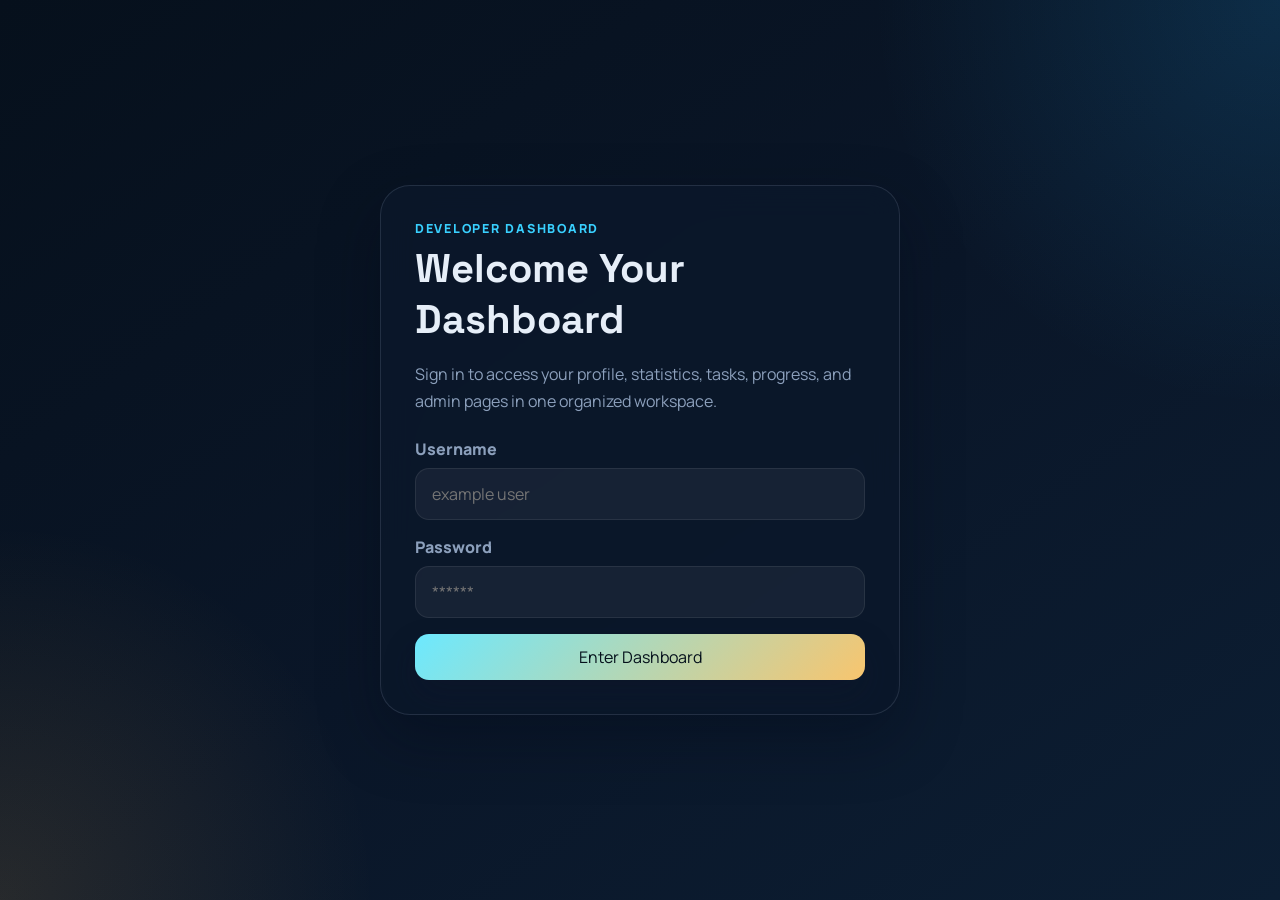
<file: index.html>
<!DOCTYPE html>
<html lang="en">
<head>
<meta charset="UTF-8">
<meta name="viewport" content="width=device-width, initial-scale=1.0">
<title>Developer Dashboard | Profile</title>
<link rel="stylesheet" href="style.css">
<script src="app.js" defer></script>
</head>
<body data-page="home">
<div class="layout">
    <aside class="sidebar">
        <div class="brand">
            <span class="brand-mark">DD</span>
            <div>
                <p class="brand-kicker">Workspace</p>
                <h1>Developer Dashboard</h1>
            </div>
        </div>

        <nav class="sidebar-nav" aria-label="Main menu">
            <a href="index.html" data-nav="home">Profile</a>
            <a href="statistics.html" data-nav="statistics">Statistics</a>
            <a href="tasks.html" data-nav="tasks">Tasks</a>
            <a href="progress.html" data-nav="progress">Progress</a>
            <a href="admin.html" data-nav="admin">Admin</a>
        </nav>

        <div class="sidebar-note">
            <p class="eyebrow">Status</p>
            <strong>Weekly goal tracking is active</strong>
            <span>Each page now presents its own content and dedicated actions.</span>
        </div>
    </aside>

    <div class="app-shell">
        <header class="topbar">
            <div>
                <p class="eyebrow">Profile area</p>
                <h2>Overview and personal card</h2>
            </div>
            <button id="logoutBtn" class="button ghost" type="button">Log Out</button>
        </header>

        <main class="page">
            <section class="hero-panel cinematic-hero">
                <div class="hero-copy">
                    <p class="eyebrow">Mission control</p>
                    <h3>Build sharper momentum with a dashboard that feels alive.</h3>
                    <p class="muted">
                        Track priorities, spotlight the next move, and turn weekly progress into something you can read
                        in a single glance.
                    </p>

                    <div class="hero-actions">
                        <a class="button primary" href="tasks.html">Open Task Board</a>
                        <a class="button ghost" href="statistics.html">View Analytics</a>
                    </div>

                    <div class="hero-trust">
                        <article>
                            <span class="eyebrow">Streak</span>
                            <strong id="heroStreakValue">0 days</strong>
                        </article>
                        <article>
                            <span class="eyebrow">Velocity</span>
                            <strong id="heroVelocityValue">0 tasks</strong>
                        </article>
                        <article>
                            <span class="eyebrow">Focus rate</span>
                            <strong id="heroFocusRateValue">0%</strong>
                        </article>
                    </div>
                </div>

                <div class="hero-stage">
                    <span class="hero-orb orb-one"></span>
                    <span class="hero-orb orb-two"></span>
                    <span class="hero-orb orb-three"></span>

                    <article class="spotlight-card">
                        <p class="eyebrow">Current focus</p>
                        <strong id="heroFocusTitle">Loading focus...</strong>
                        <span id="heroFocusMeta">Preparing the next priority for you.</span>
                    </article>

                    <div class="hero-mini-grid">
                        <article>
                            <span>Completion</span>
                            <strong id="heroStageCompletion">0%</strong>
                        </article>
                        <article>
                            <span>Pending</span>
                            <strong id="heroStagePending">0</strong>
                        </article>
                        <article>
                            <span>Custom</span>
                            <strong id="heroStageCustom">0</strong>
                        </article>
                    </div>
                </div>
            </section>

            <section class="panel profile-panel">
                <div class="profile-card">
                    <div class="profile-main">
                        <img src="https://i.pravatar.cc/160?img=12" alt="Profile picture">
                        <div>
                            <p class="eyebrow">Growth profile</p>
                            <h3>Yusuf Emre</h3>
                            <p class="muted">Frontend Developer</p>
                            <div class="skill-pills">
                                <span>HTML</span>
                                <span>CSS</span>
                                <span>JavaScript</span>
                            </div>
                        </div>
                    </div>

                    <div class="profile-stats">
                        <div>
                            <strong>40h</strong>
                            <span>Weekly goal</span>
                        </div>
                        <div>
                            <strong id="homeCompletedCount">0</strong>
                            <span>Completed tasks</span>
                        </div>
                        <div>
                            <strong id="homePendingCount">0</strong>
                            <span>Open tasks</span>
                        </div>
                    </div>
                </div>
            </section>

            <section class="page-grid two-col">
                <article class="panel">
                    <div class="section-head">
                        <div>
                            <p class="eyebrow">Quick metrics</p>
                            <h3>Today's summary</h3>
                        </div>
                    </div>
                    <div class="metric-grid" id="homeOverview"></div>
                </article>

                <article class="panel">
                    <div class="section-head">
                        <div>
                            <p class="eyebrow">Operations feed</p>
                            <h3>Recent activity</h3>
                        </div>
                    </div>
                    <div class="stack-list" id="homeActivityFeed"></div>
                </article>
            </section>

            <section class="panel">
                <div class="section-head">
                    <div>
                        <p class="eyebrow">Executive insight</p>
                        <h3>What the dashboard is telling you</h3>
                    </div>
                </div>
                <div class="insight-list" id="homeExecutiveInsights"></div>
            </section>

            <section class="panel">
                <div class="section-head">
                    <div>
                        <p class="eyebrow">Upcoming work</p>
                        <h3>Focus list</h3>
                    </div>
                </div>
                <div class="stack-list" id="homeTaskPreview"></div>
            </section>

            <section class="panel">
                <div class="section-head">
                    <div>
                        <p class="eyebrow">Project walkthrough</p>
                        <h3>Embedded dashboard preview</h3>
                    </div>
                </div>

                <div class="iframe-shell">
                    <iframe
                        class="embed-frame"
                        src="statistics.html"
                        title="Embedded statistics preview"
                        loading="lazy">
                    </iframe>
                </div>
            </section>
        </main>
    </div>
</div>
</body>
</html>
</file>
<file: style.css>
@import url("https://fonts.googleapis.com/css2?family=Manrope:wght@400;500;600;700;800&family=Space+Grotesk:wght@500;700&display=swap");

:root {
    --bg: #07111f;
    --panel: rgba(11, 24, 42, 0.86);
    --panel-strong: rgba(8, 20, 37, 0.92);
    --panel-border: rgba(148, 163, 184, 0.18);
    --text: #e6eef8;
    --muted: #8ca0bc;
    --accent: #39d0ff;
    --accent-strong: #1fb2ff;
    --accent-soft: rgba(57, 208, 255, 0.12);
    --amber: #f8b84e;
    --amber-soft: rgba(248, 184, 78, 0.16);
    --red: #ff6c7a;
    --red-soft: rgba(255, 108, 122, 0.16);
    --green: #4ade80;
    --green-soft: rgba(74, 222, 128, 0.15);
    --blue: #7c8cff;
    --blue-soft: rgba(124, 140, 255, 0.18);
    --shadow: 0 24px 60px rgba(2, 8, 23, 0.35);
    --shadow-soft: 0 18px 36px rgba(2, 8, 23, 0.24);
    --radius-lg: 24px;
    --radius-md: 18px;
    --radius-sm: 12px;
}

* {
    box-sizing: border-box;
}

html {
    scroll-behavior: smooth;
}

body {
    margin: 0;
    min-height: 100vh;
    font-family: "Manrope", sans-serif;
    color: var(--text);
    background:
        radial-gradient(circle at top right, rgba(31, 178, 255, 0.15), transparent 26%),
        radial-gradient(circle at bottom left, rgba(248, 184, 78, 0.12), transparent 24%),
        linear-gradient(145deg, #06101c 0%, #0a1628 52%, #0c1e33 100%);
}

button,
input,
select {
    font: inherit;
}

a {
    color: inherit;
}

.layout {
    display: grid;
    grid-template-columns: 280px minmax(0, 1fr);
    min-height: 100vh;
}

.sidebar {
    position: sticky;
    top: 0;
    align-self: start;
    min-height: 100vh;
    padding: 28px 22px;
    background:
        linear-gradient(180deg, rgba(4, 12, 24, 0.96), rgba(7, 18, 34, 0.9)),
        radial-gradient(circle at top left, rgba(57, 208, 255, 0.1), transparent 36%);
    border-right: 1px solid rgba(148, 163, 184, 0.12);
    backdrop-filter: blur(16px);
}

.brand {
    display: flex;
    align-items: center;
    gap: 14px;
    margin-bottom: 34px;
}

.brand-mark {
    display: grid;
    place-items: center;
    width: 52px;
    height: 52px;
    border-radius: 16px;
    background: linear-gradient(135deg, rgba(57, 208, 255, 0.18), rgba(248, 184, 78, 0.18));
    color: var(--accent);
    font-family: "Space Grotesk", sans-serif;
    font-weight: 700;
    letter-spacing: 0.08em;
    box-shadow: 0 0 30px rgba(57, 208, 255, 0.14);
}

.brand-kicker,
.eyebrow {
    margin: 0 0 6px;
    color: var(--accent);
    font-size: 0.78rem;
    font-weight: 800;
    letter-spacing: 0.14em;
    text-transform: uppercase;
}

.brand h1,
.topbar h2,
.hero-panel h3,
.section-head h3,
.auth-card h1,
.profile-main h3 {
    margin: 0;
    font-family: "Space Grotesk", sans-serif;
    font-weight: 700;
}

.brand h1 {
    font-size: 1.05rem;
}

.sidebar-nav {
    display: grid;
    gap: 10px;
}

.sidebar-nav a {
    padding: 14px 16px;
    border-radius: 16px;
    text-decoration: none;
    color: var(--muted);
    font-weight: 800;
    background: transparent;
    border: 1px solid transparent;
    transition: 180ms ease;
}

.sidebar-nav a:hover,
.sidebar-nav a.active {
    color: var(--text);
    background: rgba(57, 208, 255, 0.12);
    border-color: rgba(57, 208, 255, 0.24);
    box-shadow: inset 0 0 0 1px rgba(57, 208, 255, 0.08);
}

.sidebar-note {
    margin-top: 28px;
    padding: 18px;
    border-radius: var(--radius-md);
    background: rgba(255, 255, 255, 0.04);
    border: 1px solid rgba(255, 255, 255, 0.06);
}

.sidebar-note strong,
.sidebar-note span {
    display: block;
}

.sidebar-note strong {
    margin-bottom: 8px;
}

.sidebar-note span,
.muted {
    color: var(--muted);
    line-height: 1.65;
}

.app-shell {
    min-width: 0;
}

.topbar {
    display: flex;
    align-items: center;
    justify-content: space-between;
    gap: 16px;
    padding: 28px 32px 0;
}

.page {
    padding: 24px 32px 32px;
}

.hero-panel,
.panel,
.stats-card,
.metric-card,
.task-row,
.progress-item,
.auth-card {
    position: relative;
    overflow: hidden;
    border: 1px solid var(--panel-border);
    background: var(--panel);
    box-shadow: var(--shadow);
    backdrop-filter: blur(16px);
}

.hero-panel,
.panel,
.stats-card,
.metric-card,
.task-row,
.progress-item {
    transition: transform 220ms ease, box-shadow 220ms ease, border-color 220ms ease;
}

.panel:hover,
.stats-card:hover,
.metric-card:hover,
.task-row:hover,
.progress-item:hover,
.hero-panel:hover {
    transform: translateY(-3px);
    box-shadow: 0 28px 70px rgba(2, 8, 23, 0.42);
    border-color: rgba(57, 208, 255, 0.24);
}

.hero-panel {
    display: flex;
    align-items: stretch;
    justify-content: space-between;
    gap: 24px;
    padding: 28px;
    border-radius: var(--radius-lg);
    margin-bottom: 24px;
}

.hero-panel.compact {
    padding: 24px;
}

.cinematic-hero {
    background:
        radial-gradient(circle at 75% 18%, rgba(57, 208, 255, 0.18), transparent 26%),
        radial-gradient(circle at 90% 80%, rgba(248, 184, 78, 0.12), transparent 24%),
        linear-gradient(145deg, rgba(8, 20, 38, 0.94), rgba(10, 25, 48, 0.86));
}

.hero-copy {
    display: flex;
    flex-direction: column;
    justify-content: center;
    gap: 18px;
    max-width: 560px;
}

.hero-copy h3 {
    font-size: clamp(2rem, 4vw, 3.3rem);
    line-height: 1.08;
}

.hero-actions {
    display: flex;
    flex-wrap: wrap;
    gap: 12px;
}

.hero-trust {
    display: grid;
    grid-template-columns: repeat(3, minmax(0, 1fr));
    gap: 12px;
}

.hero-trust article,
.hero-mini-grid article,
.task-insight-card {
    padding: 16px 18px;
    border-radius: 18px;
    background: rgba(255, 255, 255, 0.05);
    border: 1px solid rgba(255, 255, 255, 0.08);
    box-shadow: var(--shadow-soft);
}

.hero-trust strong,
.hero-mini-grid strong,
.task-insight-card strong {
    display: block;
    margin-top: 8px;
    font-size: 1.35rem;
}

.hero-stage {
    position: relative;
    display: flex;
    flex-direction: column;
    justify-content: space-between;
    min-width: 320px;
    padding: 20px;
    border-radius: 24px;
    background: linear-gradient(160deg, rgba(7, 17, 31, 0.74), rgba(9, 26, 46, 0.72));
    border: 1px solid rgba(255, 255, 255, 0.08);
}

.hero-orb {
    position: absolute;
    border-radius: 999px;
    filter: blur(6px);
    opacity: 0.8;
    animation: floatOrb 8s ease-in-out infinite;
}

.orb-one {
    top: 20px;
    right: 24px;
    width: 104px;
    height: 104px;
    background: radial-gradient(circle, rgba(57, 208, 255, 0.5), transparent 68%);
}

.orb-two {
    bottom: 28px;
    left: 12px;
    width: 126px;
    height: 126px;
    background: radial-gradient(circle, rgba(248, 184, 78, 0.36), transparent 70%);
    animation-delay: -2.5s;
}

.orb-three {
    top: 110px;
    left: 60px;
    width: 54px;
    height: 54px;
    background: radial-gradient(circle, rgba(124, 140, 255, 0.42), transparent 70%);
    animation-delay: -4s;
}

.spotlight-card {
    position: relative;
    z-index: 1;
    padding: 22px;
    border-radius: 20px;
    background: linear-gradient(145deg, rgba(9, 24, 44, 0.92), rgba(12, 32, 56, 0.78));
    border: 1px solid rgba(57, 208, 255, 0.16);
    box-shadow: 0 22px 40px rgba(4, 12, 24, 0.34);
}

.spotlight-card strong {
    display: block;
    margin: 8px 0 10px;
    font-size: 1.5rem;
    line-height: 1.2;
}

.hero-mini-grid {
    position: relative;
    z-index: 1;
    display: grid;
    grid-template-columns: repeat(3, minmax(0, 1fr));
    gap: 12px;
}

.hero-mini-grid span,
.hero-trust span,
.task-insight-card span,
.trend-copy span,
.donut-core span,
.legend-item span,
.metric-card small,
.stats-card small {
    color: var(--muted);
}

.task-hero {
    background:
        radial-gradient(circle at left top, rgba(57, 208, 255, 0.12), transparent 24%),
        linear-gradient(145deg, rgba(8, 20, 38, 0.94), rgba(9, 25, 46, 0.85));
}

.hero-inline-stats {
    display: flex;
    gap: 14px;
    flex-wrap: wrap;
}

.hero-inline-stats div {
    min-width: 120px;
    padding: 16px 18px;
    border-radius: 16px;
    background: rgba(255, 255, 255, 0.04);
}

.hero-inline-stats strong,
.hero-inline-stats span {
    display: block;
}

.hero-inline-stats strong {
    font-size: 1.35rem;
    font-weight: 800;
}

.panel {
    padding: 24px;
    border-radius: var(--radius-lg);
}

.panel-accent {
    background:
        radial-gradient(circle at 88% 22%, rgba(57, 208, 255, 0.12), transparent 24%),
        linear-gradient(145deg, rgba(9, 24, 42, 0.94), rgba(11, 29, 50, 0.86));
}

.page-grid {
    display: grid;
    gap: 24px;
}

.page-grid.two-col {
    grid-template-columns: repeat(2, minmax(0, 1fr));
}

.card-grid,
.metric-grid,
.task-insight-row {
    display: grid;
    gap: 18px;
}

.card-grid {
    grid-template-columns: repeat(auto-fit, minmax(190px, 1fr));
    margin-bottom: 24px;
}

.metric-grid {
    grid-template-columns: repeat(auto-fit, minmax(160px, 1fr));
}

.task-insight-row {
    grid-template-columns: repeat(3, minmax(0, 1fr));
    margin-bottom: 18px;
}

.stats-card,
.metric-card {
    padding: 22px;
    border-radius: 20px;
}

.stats-card::before,
.metric-card::before {
    content: "";
    position: absolute;
    inset: auto -30% -50% auto;
    width: 130px;
    height: 130px;
    border-radius: 50%;
    background: radial-gradient(circle, rgba(255, 255, 255, 0.12), transparent 68%);
    pointer-events: none;
}

.stats-card span,
.metric-card span {
    display: block;
    color: var(--muted);
}

.stats-card strong,
.metric-card strong {
    display: block;
    margin: 10px 0 6px;
    font-size: 1.9rem;
    font-family: "Space Grotesk", sans-serif;
}

.metric-card small {
    display: block;
    margin-top: 6px;
}

.tone-cyan {
    background: linear-gradient(160deg, rgba(9, 23, 42, 0.94), rgba(14, 36, 61, 0.88));
}

.tone-amber {
    background: linear-gradient(160deg, rgba(20, 18, 28, 0.94), rgba(46, 33, 24, 0.86));
}

.tone-blue {
    background: linear-gradient(160deg, rgba(11, 19, 38, 0.94), rgba(20, 29, 59, 0.86));
}

.tone-green {
    background: linear-gradient(160deg, rgba(10, 24, 30, 0.94), rgba(18, 42, 32, 0.84));
}

.section-head {
    display: flex;
    align-items: center;
    justify-content: space-between;
    gap: 16px;
    margin-bottom: 18px;
}

.profile-panel {
    margin-bottom: 24px;
}

.profile-card {
    display: flex;
    align-items: center;
    justify-content: space-between;
    gap: 20px;
}

.profile-main {
    display: flex;
    align-items: center;
    gap: 20px;
}

.profile-main img {
    width: 92px;
    height: 92px;
    border-radius: 28px;
    object-fit: cover;
    border: 2px solid rgba(57, 208, 255, 0.28);
}

.profile-main h3 {
    font-size: 1.5rem;
}

.skill-pills {
    display: flex;
    flex-wrap: wrap;
    gap: 10px;
    margin-top: 14px;
}

.skill-pills span,
.status-pill,
.priority-badge,
.task-type-pill,
.task-state {
    display: inline-flex;
    align-items: center;
    justify-content: center;
    border-radius: 999px;
    font-weight: 700;
    font-size: 0.82rem;
}

.skill-pills span {
    padding: 8px 12px;
    background: var(--accent-soft);
    color: var(--accent);
}

.profile-stats {
    display: flex;
    gap: 14px;
    flex-wrap: wrap;
}

.profile-stats div {
    min-width: 140px;
    padding: 16px;
    border-radius: 18px;
    background: rgba(255, 255, 255, 0.04);
}

.profile-stats strong,
.profile-stats span {
    display: block;
}

.profile-stats strong {
    font-size: 1.5rem;
    margin-bottom: 4px;
}

.stack-list,
.progress-list,
.task-list {
    display: grid;
    gap: 14px;
}

.stack-item,
.progress-item,
.task-row {
    padding: 16px 18px;
    border-radius: 18px;
}

.stack-item {
    display: flex;
    align-items: center;
    justify-content: space-between;
    gap: 16px;
    background: rgba(255, 255, 255, 0.04);
    border: 1px solid rgba(255, 255, 255, 0.06);
}

.stack-item strong,
.task-row strong,
.progress-copy strong,
.legend-item strong {
    display: block;
    margin-bottom: 4px;
}

.stack-item span,
.task-row span,
.progress-copy span {
    color: var(--muted);
}

.iframe-shell,
.data-table-wrapper {
    border-radius: 22px;
    border: 1px solid rgba(255, 255, 255, 0.08);
    background: rgba(255, 255, 255, 0.03);
}

.iframe-shell {
    overflow: hidden;
}

.data-table-wrapper {
    overflow-x: auto;
}

.embed-frame {
    width: 100%;
    min-height: 520px;
    border: 0;
    background: #081524;
}

.summary-table {
    width: 100%;
    border-collapse: collapse;
    min-width: 760px;
}

.summary-table th,
.summary-table td {
    padding: 16px 18px;
    text-align: left;
    border-bottom: 1px solid rgba(255, 255, 255, 0.08);
}

.summary-table thead th {
    color: #ecf4ff;
    font-size: 0.92rem;
    font-weight: 800;
    background: rgba(255, 255, 255, 0.04);
}

.summary-table tbody tr:hover {
    background: rgba(255, 255, 255, 0.03);
}

.table-pill {
    display: inline-flex;
    align-items: center;
    justify-content: center;
    padding: 7px 11px;
    border-radius: 999px;
    font-size: 0.78rem;
    font-weight: 800;
}

.table-pill.medium,
.table-pill.status.pending,
.table-pill.status.in-progress {
    background: rgba(57, 208, 255, 0.12);
    color: var(--accent);
}

.table-pill.low {
    background: rgba(74, 222, 128, 0.12);
    color: var(--green);
}

.table-pill.high,
.table-pill.status.blocked,
.table-pill.status.cancelled {
    background: rgba(255, 108, 122, 0.12);
    color: var(--red);
}

.table-pill.status.completed {
    background: rgba(74, 222, 128, 0.12);
    color: var(--green);
}

.table-pill.status.skipped {
    background: rgba(248, 184, 78, 0.14);
    color: var(--amber);
}

.metric-card.tone-critical {
    border-color: rgba(255, 108, 122, 0.18);
    background: linear-gradient(145deg, rgba(46, 17, 26, 0.68), rgba(28, 17, 28, 0.48));
}

.metric-card.tone-focus {
    border-color: rgba(248, 184, 78, 0.18);
    background: linear-gradient(145deg, rgba(42, 31, 14, 0.68), rgba(31, 25, 17, 0.48));
}

.metric-card.tone-progress {
    border-color: rgba(74, 222, 128, 0.18);
    background: linear-gradient(145deg, rgba(10, 38, 27, 0.68), rgba(13, 31, 29, 0.48));
}

.metric-card.tone-calm {
    border-color: rgba(57, 208, 255, 0.16);
}

.task-filters {
    display: flex;
    flex-wrap: wrap;
    gap: 12px;
    margin-bottom: 18px;
}

.task-toolbar {
    display: grid;
    grid-template-columns: minmax(0, 1.4fr) minmax(220px, 0.6fr);
    gap: 14px;
    margin-bottom: 18px;
}

.toolbar-field {
    display: grid;
    gap: 8px;
}

.toolbar-field span {
    color: var(--muted);
    font-size: 0.9rem;
    font-weight: 800;
}

.toolbar-field input,
.toolbar-field select {
    width: 100%;
    padding: 13px 15px;
    color: var(--text);
    background: rgba(255, 255, 255, 0.05);
    border: 1px solid rgba(255, 255, 255, 0.08);
    border-radius: 14px;
    outline: none;
}

.toolbar-field input:focus,
.toolbar-field select:focus {
    border-color: rgba(57, 208, 255, 0.45);
    box-shadow: 0 0 0 4px rgba(57, 208, 255, 0.08);
}

.filter-chip {
    display: inline-flex;
    align-items: center;
    gap: 10px;
    padding: 12px 16px;
    border-radius: 999px;
    background: rgba(255, 255, 255, 0.05);
    color: var(--text);
    border: 1px solid rgba(255, 255, 255, 0.08);
    cursor: pointer;
    transition: 180ms ease;
}

.filter-chip strong {
    min-width: 28px;
    text-align: center;
    padding: 4px 8px;
    border-radius: 999px;
    background: rgba(255, 255, 255, 0.06);
}

.filter-chip.active,
.filter-chip:hover {
    border-color: rgba(57, 208, 255, 0.34);
    background: rgba(57, 208, 255, 0.12);
    transform: translateY(-1px);
}

.task-row {
    display: flex;
    align-items: center;
    justify-content: space-between;
    gap: 16px;
    cursor: pointer;
}

.task-row.interactive {
    display: grid;
    align-items: stretch;
    gap: 16px;
    background: linear-gradient(145deg, rgba(9, 23, 42, 0.82), rgba(11, 27, 48, 0.76));
}

.task-row.is-checked {
    border-color: rgba(74, 222, 128, 0.22);
    background: linear-gradient(145deg, rgba(11, 26, 24, 0.86), rgba(10, 32, 34, 0.72));
}

.task-row.is-completed {
    border-color: rgba(74, 222, 128, 0.24);
}

.task-row.is-blocked {
    border-color: rgba(255, 108, 122, 0.22);
}

.task-row.is-skipped {
    border-color: rgba(248, 184, 78, 0.22);
}

.task-row.is-cancelled {
    opacity: 0.92;
}

.task-card-top {
    display: flex;
    justify-content: space-between;
    gap: 16px;
}

.task-detail-row {
    display: flex;
    flex-wrap: wrap;
    gap: 10px;
    align-items: center;
}

.deadline-pill,
.task-detail-chip {
    display: inline-flex;
    align-items: center;
    justify-content: center;
    gap: 8px;
    padding: 8px 12px;
    border-radius: 999px;
    font-size: 0.82rem;
    font-weight: 700;
}

.deadline-pill.overdue {
    background: rgba(255, 108, 122, 0.12);
    color: var(--red);
}

.deadline-pill.today {
    background: rgba(248, 184, 78, 0.14);
    color: var(--amber);
}

.deadline-pill.upcoming {
    background: rgba(57, 208, 255, 0.12);
    color: var(--accent);
}

.deadline-pill.neutral,
.task-detail-chip {
    background: rgba(255, 255, 255, 0.05);
    color: var(--muted);
}

.risk-pill {
    display: inline-flex;
    align-items: center;
    justify-content: center;
    padding: 8px 12px;
    border-radius: 999px;
    font-size: 0.8rem;
    font-weight: 800;
}

.risk-pill.tone-critical {
    background: rgba(255, 108, 122, 0.12);
    color: var(--red);
}

.risk-pill.tone-focus {
    background: rgba(248, 184, 78, 0.14);
    color: var(--amber);
}

.risk-pill.tone-progress {
    background: rgba(74, 222, 128, 0.12);
    color: var(--green);
}

.risk-pill.tone-calm {
    background: rgba(57, 208, 255, 0.12);
    color: var(--accent);
}

.task-row-main {
    display: flex;
    align-items: center;
    gap: 14px;
}

.task-row input {
    width: 18px;
    height: 18px;
    accent-color: var(--accent);
    cursor: pointer;
}

.task-content {
    display: grid;
    gap: 6px;
}

.task-headline {
    display: flex;
    flex-wrap: wrap;
    align-items: center;
    gap: 10px;
}

.task-type-pill {
    padding: 6px 10px;
    background: rgba(255, 255, 255, 0.06);
    color: var(--text);
}

.task-row-side {
    display: flex;
    flex-direction: column;
    align-items: flex-end;
    gap: 8px;
}

.task-status {
    padding: 6px 10px;
}

.status-pending {
    background: rgba(57, 208, 255, 0.12);
    color: var(--accent);
}

.status-in-progress {
    background: var(--blue-soft);
    color: var(--blue);
}

.status-completed {
    background: var(--green-soft);
    color: var(--green);
}

.status-blocked,
.status-cancelled {
    background: var(--red-soft);
    color: var(--red);
}

.status-skipped {
    background: var(--amber-soft);
    color: var(--amber);
}

.task-progress {
    display: grid;
    gap: 10px;
}

.task-progress-head {
    display: flex;
    align-items: center;
    justify-content: space-between;
    gap: 16px;
}

.subtask-list {
    display: grid;
    gap: 10px;
}

.subtask-item {
    display: flex;
    align-items: center;
    gap: 12px;
    padding: 12px 14px;
    border-radius: 14px;
    background: rgba(255, 255, 255, 0.04);
    border: 1px solid rgba(255, 255, 255, 0.06);
}

.subtask-item input {
    width: 16px;
    height: 16px;
    accent-color: var(--accent);
    cursor: pointer;
    flex: 0 0 auto;
}

.subtask-copy {
    display: grid;
    gap: 4px;
}

.subtask-copy strong {
    margin: 0;
}

.task-reason {
    padding: 14px 16px;
    border-radius: 16px;
    background: rgba(255, 255, 255, 0.04);
    border: 1px dashed rgba(255, 255, 255, 0.12);
}

.task-reason strong,
.task-reason span {
    display: block;
}

.task-reason strong {
    margin-bottom: 6px;
}

.activity-list {
    display: grid;
    gap: 10px;
    padding: 14px 16px;
    border-radius: 18px;
    background: rgba(255, 255, 255, 0.03);
    border: 1px solid rgba(255, 255, 255, 0.06);
}

.activity-list-head {
    display: flex;
    align-items: center;
    justify-content: space-between;
    gap: 12px;
}

.activity-list-head strong {
    margin: 0;
}

.activity-item,
.activity-feed-item {
    display: grid;
    gap: 6px;
    padding: 12px 14px;
    border-radius: 14px;
    background: rgba(255, 255, 255, 0.04);
    border: 1px solid rgba(255, 255, 255, 0.06);
}

.activity-item {
    grid-template-columns: auto 1fr auto;
    align-items: start;
    gap: 12px;
}

.activity-dot {
    width: 10px;
    height: 10px;
    margin-top: 7px;
    border-radius: 999px;
    background: var(--accent);
    box-shadow: 0 0 0 6px rgba(57, 208, 255, 0.08);
}

.activity-dot.created,
.activity-dot.updated,
.activity-dot.resumed,
.activity-dot.reopened {
    background: var(--accent);
}

.activity-dot.completed {
    background: var(--green);
    box-shadow: 0 0 0 6px rgba(74, 222, 128, 0.08);
}

.activity-dot.blocked,
.activity-dot.deleted,
.activity-dot.cancelled {
    background: var(--red);
    box-shadow: 0 0 0 6px rgba(255, 108, 122, 0.08);
}

.activity-dot.skipped {
    background: var(--amber);
    box-shadow: 0 0 0 6px rgba(248, 184, 78, 0.08);
}

.activity-copy {
    display: grid;
    gap: 4px;
}

.activity-copy strong {
    margin: 0;
}

.activity-time,
.activity-feed-item time {
    font-size: 0.8rem;
    color: var(--muted);
}

.activity-feed-top {
    display: flex;
    align-items: center;
    justify-content: space-between;
    gap: 10px;
}

.insight-list {
    display: grid;
    gap: 14px;
}

.insight-card {
    display: grid;
    gap: 8px;
    padding: 16px 18px;
    border-radius: 18px;
    background: rgba(255, 255, 255, 0.04);
    border: 1px solid rgba(255, 255, 255, 0.06);
}

.insight-card strong {
    margin: 0;
}

.insight-card span {
    color: var(--muted);
    line-height: 1.65;
}

.insight-card.tone-critical {
    border-color: rgba(255, 108, 122, 0.18);
}

.insight-card.tone-focus {
    border-color: rgba(248, 184, 78, 0.18);
}

.insight-card.tone-progress {
    border-color: rgba(74, 222, 128, 0.18);
}

.insight-card.tone-calm {
    border-color: rgba(57, 208, 255, 0.18);
}

.task-actions {
    display: flex;
    flex-wrap: wrap;
    gap: 10px;
}

.action-button {
    display: inline-flex;
    align-items: center;
    justify-content: center;
    padding: 10px 14px;
    border-radius: 12px;
    border: 1px solid rgba(255, 255, 255, 0.08);
    cursor: pointer;
    transition: 180ms ease;
}

.action-button:hover {
    transform: translateY(-1px);
}

.action-button.primary {
    background: linear-gradient(135deg, #6ce9ff, #9aeed6);
    color: #04101b;
    border-color: transparent;
}

.action-button.ghost {
    background: rgba(255, 255, 255, 0.04);
    color: var(--text);
}

.action-button.danger {
    background: rgba(255, 108, 122, 0.12);
    color: var(--red);
    border-color: rgba(255, 108, 122, 0.2);
}

.task-state {
    padding: 6px 10px;
}

.task-state.active {
    background: var(--accent-soft);
    color: var(--accent);
}

.task-state.done {
    background: var(--green-soft);
    color: var(--green);
}

.media-grid {
    align-items: stretch;
}

.media-panel {
    display: grid;
    gap: 18px;
}

.media-player {
    width: 100%;
    border-radius: 22px;
    background: rgba(2, 10, 19, 0.78);
    border: 1px solid rgba(255, 255, 255, 0.08);
}

.video-player {
    aspect-ratio: 16 / 9;
}

.audio-player {
    min-height: 56px;
}

.media-caption {
    margin: 0;
    color: var(--muted);
    line-height: 1.7;
}

.status-pill,
.priority-badge {
    padding: 8px 12px;
}

.priority-badge.medium,
.status-pill,
.legend-swatch.medium {
    color: var(--accent);
    background: var(--accent-soft);
}

.priority-badge.low,
.legend-swatch.low {
    color: var(--green);
    background: var(--green-soft);
}

.priority-badge.high,
.legend-swatch.high {
    color: var(--red);
    background: var(--red-soft);
}

.trend-chart-card {
    display: grid;
    gap: 18px;
}

.trend-copy strong {
    display: block;
    font-size: 2rem;
    margin-bottom: 6px;
}

.trend-chart {
    display: grid;
    gap: 10px;
}

.trend-svg {
    width: 100%;
    height: auto;
    overflow: visible;
}

.trend-grid-line {
    stroke: rgba(255, 255, 255, 0.08);
    stroke-width: 1;
    stroke-dasharray: 4 8;
}

.trend-area {
    fill: rgba(57, 208, 255, 0.15);
}

.trend-line {
    fill: none;
    stroke: #6ce9ff;
    stroke-width: 4;
    stroke-linecap: round;
    stroke-linejoin: round;
}

.trend-point {
    fill: #f8b84e;
    stroke: #081425;
    stroke-width: 3;
}

.trend-label-row {
    display: grid;
    grid-template-columns: repeat(7, minmax(0, 1fr));
    gap: 6px;
    color: var(--muted);
    font-size: 0.88rem;
}

.donut-layout {
    display: grid;
    grid-template-columns: 240px minmax(0, 1fr);
    align-items: center;
    gap: 26px;
}

.donut-ring {
    position: relative;
    width: 220px;
    height: 220px;
    margin: 0 auto;
    border-radius: 50%;
    display: grid;
    place-items: center;
    box-shadow: inset 0 0 36px rgba(2, 8, 23, 0.36);
}

.donut-core {
    width: 138px;
    height: 138px;
    border-radius: 50%;
    display: grid;
    place-items: center;
    text-align: center;
    background: var(--panel-strong);
    border: 1px solid rgba(255, 255, 255, 0.08);
}

.donut-core strong {
    display: block;
    font-size: 2rem;
    margin-bottom: 6px;
}

.legend-list {
    display: grid;
    gap: 14px;
}

.legend-item {
    display: flex;
    align-items: center;
    gap: 12px;
    padding: 14px 16px;
    border-radius: 16px;
    background: rgba(255, 255, 255, 0.04);
    border: 1px solid rgba(255, 255, 255, 0.06);
}

.legend-swatch {
    width: 12px;
    height: 12px;
    border-radius: 50%;
    flex: 0 0 auto;
}

.bar-chart {
    display: flex;
    align-items: end;
    gap: 14px;
    min-height: 240px;
}

.bar {
    flex: 1;
    display: flex;
    flex-direction: column;
    align-items: center;
    gap: 10px;
}

.bar-track {
    width: 100%;
    height: 200px;
    display: flex;
    align-items: flex-end;
}

.bar-fill {
    width: 100%;
    min-height: 18px;
    border-radius: 18px 18px 6px 6px;
    background: linear-gradient(180deg, rgba(248, 184, 78, 0.9), rgba(57, 208, 255, 0.95));
    box-shadow: inset 0 -12px 18px rgba(3, 7, 18, 0.2);
}

.progress-copy {
    display: flex;
    align-items: center;
    justify-content: space-between;
    gap: 16px;
    margin-bottom: 10px;
}

.progress-track,
.overall-track {
    width: 100%;
    height: 11px;
    border-radius: 999px;
    overflow: hidden;
    background: rgba(255, 255, 255, 0.08);
}

.progress-fill,
.overall-fill {
    height: 100%;
    border-radius: inherit;
}

.progress-fill.cyan,
.overall-fill {
    background: linear-gradient(90deg, #39d0ff, #6cf2ff);
}

.progress-fill.blue {
    background: linear-gradient(90deg, #52b8ff, #8193ff);
}

.progress-fill.amber {
    background: linear-gradient(90deg, #f8b84e, #ff8f54);
}

.progress-fill.red {
    background: linear-gradient(90deg, #ff6c7a, #ff8f8d);
}

.overall-track {
    max-width: 320px;
}

.overall-fill {
    width: 0;
    transition: width 220ms ease;
}

.form-grid {
    display: grid;
    gap: 16px;
}

.section-note {
    margin: 0 0 16px;
}

.inline-helper {
    display: block;
    margin-top: 12px;
    color: var(--muted);
    line-height: 1.6;
}

.form-grid label {
    display: grid;
    gap: 8px;
}

.form-grid label span {
    color: var(--muted);
    font-size: 0.92rem;
    font-weight: 800;
}

.form-grid input,
.form-grid select,
.form-grid textarea,
.auth-form input {
    width: 100%;
    padding: 14px 16px;
    color: var(--text);
    background: rgba(255, 255, 255, 0.05);
    border: 1px solid rgba(255, 255, 255, 0.08);
    border-radius: 14px;
    outline: none;
}

.form-grid input:focus,
.form-grid select:focus,
.form-grid textarea:focus,
.auth-form input:focus {
    border-color: rgba(57, 208, 255, 0.45);
    box-shadow: 0 0 0 4px rgba(57, 208, 255, 0.08);
}

.form-grid textarea {
    resize: vertical;
    min-height: 96px;
    font: inherit;
}

.button {
    display: inline-flex;
    align-items: center;
    justify-content: center;
    gap: 8px;
    padding: 12px 18px;
    border: 0;
    border-radius: 14px;
    cursor: pointer;
    text-decoration: none;
    transition: transform 180ms ease, box-shadow 180ms ease, opacity 180ms ease;
}

.button:hover {
    transform: translateY(-1px);
}

.button.primary {
    color: #04101b;
    background: linear-gradient(135deg, #6ce9ff, #f8c56e);
    box-shadow: 0 16px 32px rgba(15, 23, 42, 0.28);
}

.button.ghost {
    color: var(--text);
    background: rgba(255, 255, 255, 0.06);
    border: 1px solid rgba(255, 255, 255, 0.08);
}

.empty-state {
    padding: 18px;
    border-radius: 16px;
    color: var(--muted);
    background: rgba(255, 255, 255, 0.04);
    border: 1px dashed rgba(255, 255, 255, 0.12);
}

.toast-container {
    position: fixed;
    right: 22px;
    bottom: 22px;
    z-index: 90;
    display: grid;
    gap: 12px;
    width: min(100%, 340px);
}

.toast {
    display: grid;
    gap: 4px;
    padding: 14px 16px;
    border-radius: 16px;
    background: rgba(7, 19, 35, 0.94);
    border: 1px solid rgba(255, 255, 255, 0.08);
    box-shadow: 0 18px 36px rgba(0, 0, 0, 0.22);
    opacity: 0;
    transform: translateY(10px);
    transition: opacity 180ms ease, transform 180ms ease;
}

.toast.visible {
    opacity: 1;
    transform: translateY(0);
}

.toast strong {
    margin: 0;
    font-size: 0.92rem;
}

.toast span {
    color: var(--muted);
    line-height: 1.55;
}

.toast.tone-success {
    border-color: rgba(74, 222, 128, 0.18);
}

.toast.tone-warning {
    border-color: rgba(248, 184, 78, 0.18);
}

.toast.tone-danger {
    border-color: rgba(255, 108, 122, 0.18);
}

.toast.tone-info {
    border-color: rgba(57, 208, 255, 0.18);
}

.auth-page {
    display: grid;
    place-items: center;
    padding: 24px;
}

.auth-shell {
    width: min(100%, 520px);
}

.auth-card {
    padding: 34px;
    border-radius: 30px;
}

.auth-card h1 {
    margin-bottom: 12px;
    font-size: clamp(1.8rem, 4vw, 2.5rem);
}

.auth-form {
    display: grid;
    gap: 16px;
    margin-top: 24px;
}

.auth-form label {
    display: grid;
    gap: 8px;
}

.auth-form label span {
    color: var(--muted);
    font-weight: 800;
}

.modal-shell {
    position: fixed;
    inset: 0;
    display: none;
    align-items: center;
    justify-content: center;
    padding: 24px;
    z-index: 60;
}

.modal-shell.open {
    display: flex;
}

.modal-backdrop {
    position: absolute;
    inset: 0;
    background: rgba(3, 10, 20, 0.72);
    backdrop-filter: blur(10px);
}

.modal-card {
    position: relative;
    z-index: 1;
    width: min(100%, 720px);
    max-height: calc(100vh - 48px);
    overflow: auto;
    padding: 28px;
    border-radius: 28px;
    background: linear-gradient(145deg, rgba(7, 19, 35, 0.96), rgba(11, 28, 46, 0.96));
    border: 1px solid rgba(57, 208, 255, 0.18);
    box-shadow: 0 28px 60px rgba(0, 0, 0, 0.32);
}

.modal-head {
    display: flex;
    justify-content: space-between;
    gap: 16px;
    align-items: flex-start;
    margin-bottom: 20px;
}

.subtask-edit-grid {
    display: grid;
    gap: 16px;
}

.modal-actions {
    display: flex;
    gap: 12px;
    justify-content: flex-end;
    flex-wrap: wrap;
}

body.modal-open {
    overflow: hidden;
}

.progress-note {
    display: block;
    margin-top: 10px;
    color: var(--muted);
    line-height: 1.55;
}

@keyframes floatOrb {
    0%, 100% {
        transform: translateY(0px);
    }

    50% {
        transform: translateY(-12px);
    }
}

@media (max-width: 1180px) {
    .cinematic-hero,
    .page-grid.two-col,
    .profile-card,
    .donut-layout {
        grid-template-columns: 1fr;
        display: grid;
    }

    .hero-trust,
    .task-insight-row {
        grid-template-columns: 1fr;
    }
}

@media (max-width: 920px) {
    .layout {
        grid-template-columns: 1fr;
    }

    .sidebar {
        position: static;
        min-height: auto;
        border-right: 0;
        border-bottom: 1px solid rgba(148, 163, 184, 0.12);
    }

    .sidebar-nav {
        grid-template-columns: repeat(auto-fit, minmax(140px, 1fr));
    }

    .topbar,
    .page {
        padding-left: 20px;
        padding-right: 20px;
    }

    .hero-stage {
        min-width: 0;
    }

    .task-toolbar {
        grid-template-columns: 1fr;
    }

    .embed-frame {
        min-height: 420px;
    }
}

@media (max-width: 640px) {
    .topbar,
    .hero-panel,
    .section-head,
    .task-row,
    .task-card-top,
    .stack-item,
    .hero-inline-stats,
    .profile-main,
    .profile-stats,
    .hero-mini-grid,
    .task-row-main,
    .task-row-side {
        display: grid;
    }

    .topbar,
    .section-head {
        justify-content: stretch;
    }

    .hero-inline-stats,
    .profile-stats,
    .hero-trust {
        grid-template-columns: 1fr;
    }

    .hero-actions,
    .task-filters,
    .task-actions,
    .task-toolbar,
    .modal-actions {
        flex-direction: column;
    }

    .bar-chart {
        min-height: 180px;
    }

    .bar-track {
        height: 150px;
    }

    .donut-ring {
        width: 190px;
        height: 190px;
    }

    .donut-core {
        width: 118px;
        height: 118px;
    }

    .embed-frame {
        min-height: 340px;
    }

    .activity-item,
    .activity-feed-top,
    .modal-head,
    .task-detail-row,
    .toast-container {
        grid-template-columns: 1fr;
        display: grid;
    }

    .toast-container {
        right: 16px;
        left: 16px;
        width: auto;
        bottom: 16px;
    }
}
</file>
